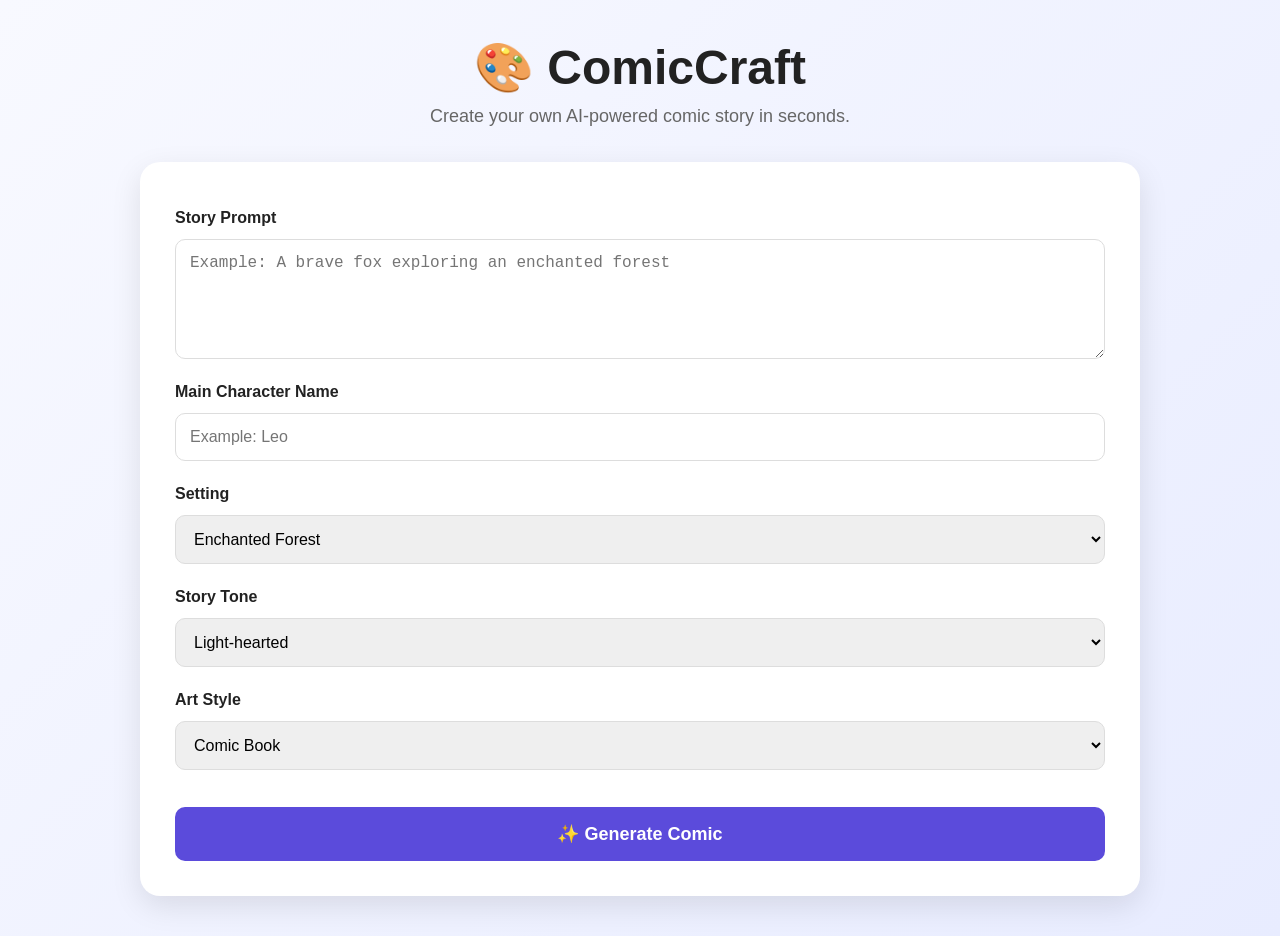
<file: templates/index.html>
<!DOCTYPE html>
<html lang="en">

<head>

    <meta charset="UTF-8">

    <meta
        name="viewport"
        content="width=device-width, initial-scale=1.0"
    >

    <title>ComicCraft - AI Comic Creator</title>

    <link
        rel="stylesheet"
        href="/static/css/style.css"
    >

</head>

<body>

<div class="container">

    <div class="hero">

        <h1>🎨 ComicCraft</h1>

        <p>
            Create your own AI-powered comic story
            in seconds.
        </p>

    </div>


    <div class="card">

        <form
            action="/generate"
            method="post"
        >

            <label>
                Story Prompt
            </label>

            <textarea
                name="story_prompt"
                placeholder="Example: A brave fox exploring an enchanted forest"
                required
            ></textarea>


            <label>
                Main Character Name
            </label>

            <input
                type="text"
                name="character_name"
                placeholder="Example: Leo"
                required
            >


            <label>
                Setting
            </label>

            <select
                name="setting"
                required
            >

                <option value="enchanted forest">
                    Enchanted Forest
                </option>

                <option value="school">
                    School
                </option>

                <option value="space">
                    Space
                </option>

                <option value="city">
                    City
                </option>

                <option value="underwater world">
                    Underwater World
                </option>

            </select>


            <label>
                Story Tone
            </label>

            <select
                name="tone"
                required
            >

                <option value="light-hearted">
                    Light-hearted
                </option>

                <option value="funny">
                    Funny
                </option>

                <option value="dramatic">
                    Dramatic
                </option>

                <option value="poetic">
                    Poetic
                </option>

            </select>


            <label>
                Art Style
            </label>

            <select
                name="art_style"
                required
            >

                <option value="comic book">
                    Comic Book
                </option>

                <option value="anime">
                    Anime
                </option>

                <option value="pixel art">
                    Pixel Art
                </option>

                <option value="realistic">
                    Realistic
                </option>

            </select>


            <button type="submit">
                ✨ Generate Comic
            </button>

        </form>

    </div>

</div>

</body>

</html>
</file>
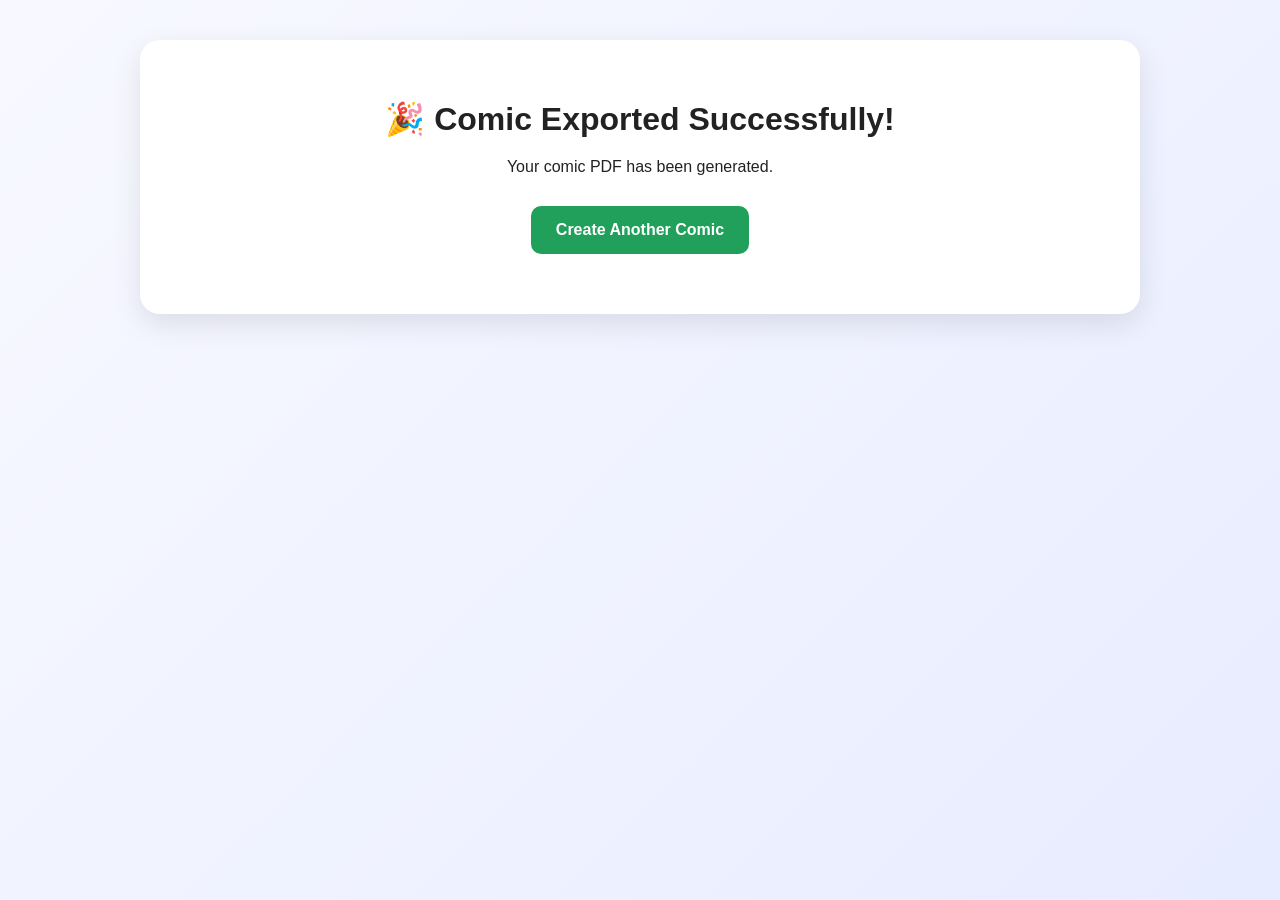
<file: templates/export_success.html>
<!DOCTYPE html>
<html lang="en">

<head>

    <meta charset="UTF-8">

    <meta
        name="viewport"
        content="width=device-width, initial-scale=1.0"
    >

    <title>Export Successful</title>

    <link
        rel="stylesheet"
        href="/static/css/style.css"
    >

</head>

<body>

<div class="container">

    <div class="success-card">

        <h1>
            🎉 Comic Exported Successfully!
        </h1>

        <p>
            Your comic PDF has been generated.
        </p>

        <a
            href="/"
            class="download-button"
        >
            Create Another Comic
        </a>

    </div>

</div>

</body>

</html>
</file>
<file: static/css/style.css>
* {
    box-sizing: border-box;
    margin: 0;
    padding: 0;
}


body {
    font-family: Arial, sans-serif;

    background:
        linear-gradient(
            135deg,
            #f8f9ff,
            #e8ecff
        );

    min-height: 100vh;

    color: #222;
}


.container {
    width: 90%;
    max-width: 1000px;

    margin: auto;

    padding: 40px 0;
}


.hero {
    text-align: center;

    margin-bottom: 35px;
}


.hero h1 {
    font-size: 48px;

    margin-bottom: 10px;
}


.hero p {
    color: #666;

    font-size: 18px;
}


.card {
    background: white;

    padding: 35px;

    border-radius: 20px;

    box-shadow:
        0 10px 30px
        rgba(0, 0, 0, 0.1);
}


form {
    display: flex;

    flex-direction: column;

    gap: 12px;
}


label {
    font-weight: bold;

    margin-top: 12px;
}


input,
textarea,
select {
    width: 100%;

    padding: 14px;

    border: 1px solid #ddd;

    border-radius: 10px;

    font-size: 16px;
}


textarea {
    min-height: 120px;

    resize: vertical;
}


button {
    margin-top: 25px;

    padding: 16px;

    border: none;

    border-radius: 10px;

    background: #5b4bdb;

    color: white;

    font-size: 18px;

    font-weight: bold;

    cursor: pointer;
}


button:hover {
    background: #4535bd;
}


.comic-panel {
    background: white;

    margin-bottom: 35px;

    padding: 25px;

    border-radius: 18px;

    box-shadow:
        0 8px 25px
        rgba(0, 0, 0, 0.1);
}


.comic-panel h2 {
    margin-bottom: 20px;
}


.comic-panel img {
    display: block;

    width: 100%;

    max-width: 768px;

    margin: auto;

    border-radius: 12px;

    border: 5px solid #222;
}


.content {
    margin-top: 25px;
}


.content h3 {
    margin-top: 15px;

    margin-bottom: 5px;
}


.content p {
    line-height: 1.6;

    color: #444;
}


.download-section {
    text-align: center;

    margin: 50px 0;
}


.download-button,
.back-button {
    display: inline-block;

    padding: 15px 25px;

    border-radius: 10px;

    text-decoration: none;

    font-weight: bold;
}


.download-button {
    background: #20a05a;

    color: white;
}


.back-button {
    background: #333;

    color: white;
}


.success-card {
    background: white;

    text-align: center;

    padding: 60px;

    border-radius: 20px;

    box-shadow:
        0 10px 30px
        rgba(0, 0, 0, 0.1);
}


.success-card h1 {
    margin-bottom: 20px;
}


.success-card p {
    margin-bottom: 30px;
}
</file>
